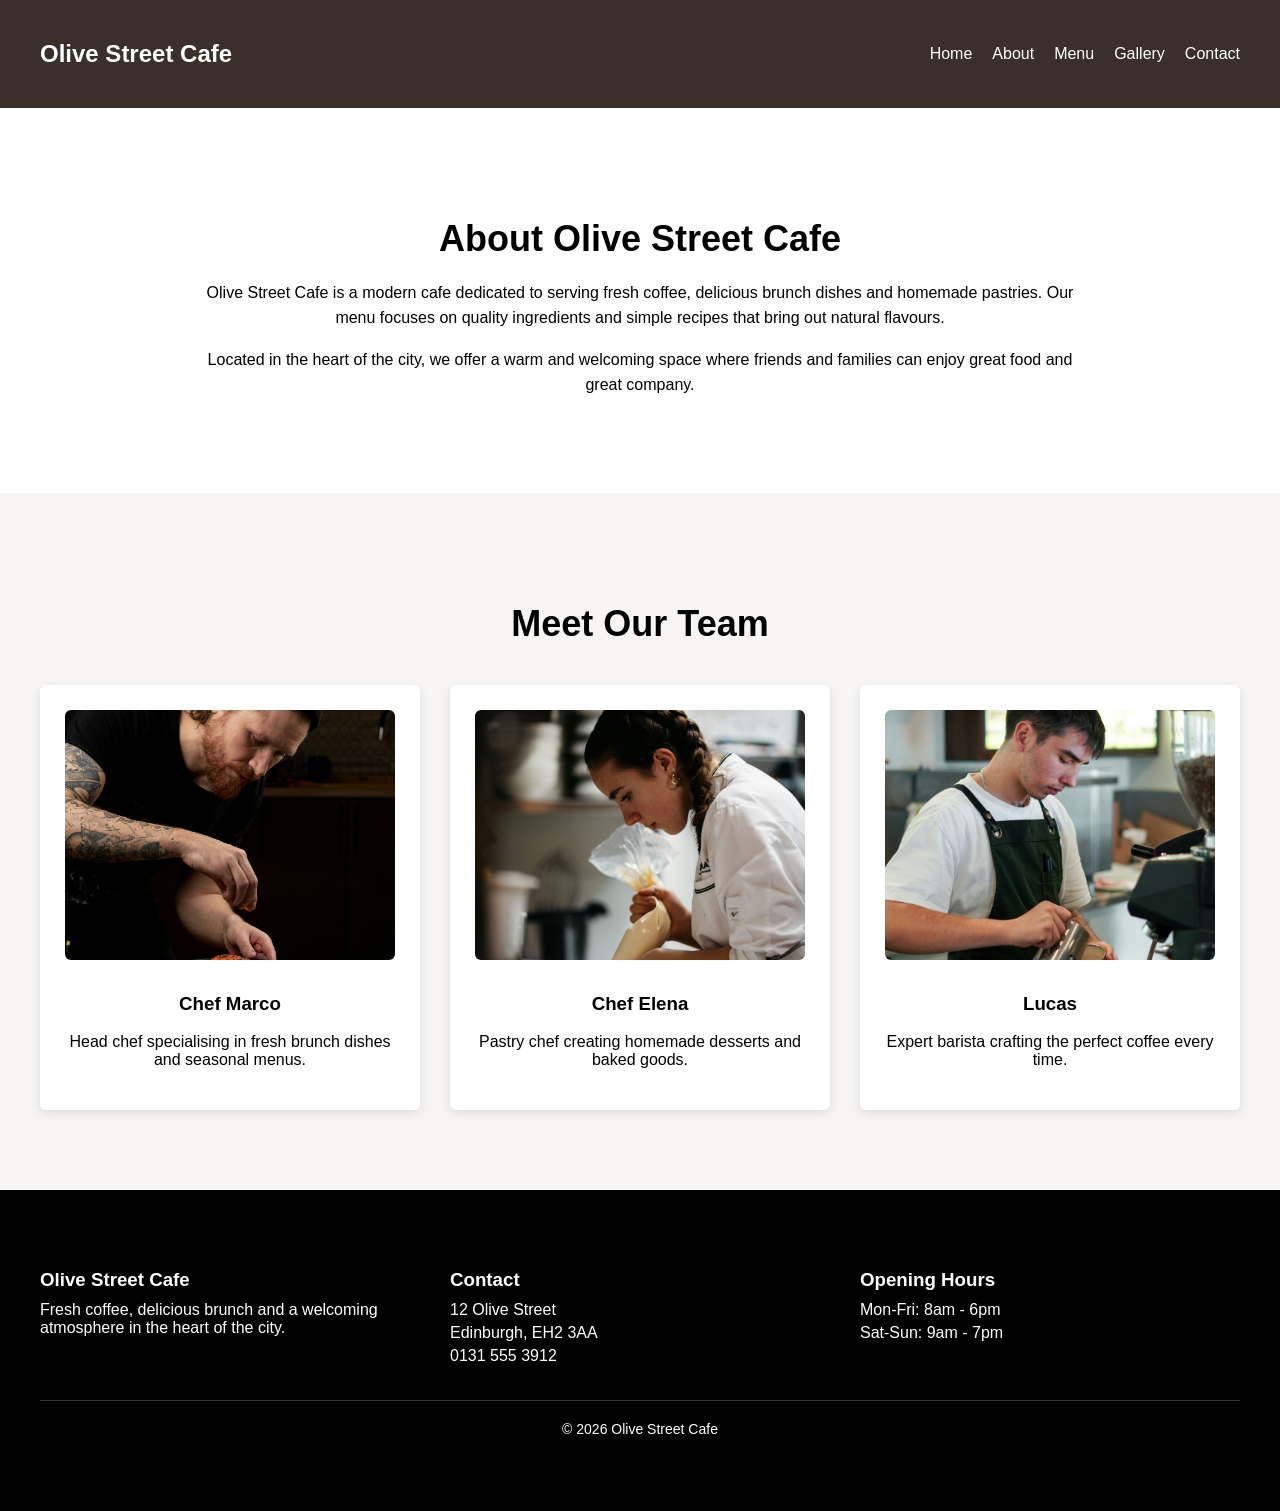
<file: about.html>
<!DOCTYPE html>
<html lang="en">

<head>
    <meta charset="UTF-8">
    <meta name="viewport" content="width=device-width, initial-scale=1.0">
    <title>About | Olive Street Cafe</title>

    <link rel="stylesheet" href="css/styles.css">
</head>

<body>

<header>
    <nav>
        <h1>Olive Street Cafe</h1>

        <ul>
            <li><a href="index.html">Home</a></li>
            <li><a href="about.html">About</a></li>
            <li><a href="menu.html">Menu</a></li>
            <li><a href="gallery.html">Gallery</a></li>
            <li><a href="contact.html">Contact</a></li>
        </ul>
    </nav>
</header>


<section class="about">

    <h2>About Olive Street Cafe</h2>

    <p>
        Olive Street Cafe is a modern cafe dedicated to serving fresh coffee,
        delicious brunch dishes and homemade pastries. Our menu focuses on
        quality ingredients and simple recipes that bring out natural flavours.
    </p>

    <p>
        Located in the heart of the city, we offer a warm and welcoming space
        where friends and families can enjoy great food and great company.
    </p>

</section>

<!-- Team Section -->

<section class="team">

    <h2>Meet Our Team</h2>

    <div class="team-container">

        <div class="team-card">
            <img src="images/chef1.jpg" alt="Head Chef">
            <h3>Chef Marco</h3>
            <p>Head chef specialising in fresh brunch dishes and seasonal menus.</p>
        </div>

        <div class="team-card">
            <img src="images/chef2.jpg" alt="Chef">
            <h3>Chef Elena</h3>
            <p>Pastry chef creating homemade desserts and baked goods.</p>
        </div>

        <div class="team-card">
            <img src="images/barista.jpg" alt="Barista">
            <h3>Lucas</h3>
            <p>Expert barista crafting the perfect coffee every time.</p>
        </div>

    </div>

</section>

<footer>

    <div class="footer-container">

        <div class="footer-section">
            <h3>Olive Street Cafe</h3>
            <p>Fresh coffee, delicious brunch and a welcoming atmosphere in the heart of the city.</p>
        </div>

        <div class="footer-section">
            <h3>Contact</h3>
            <p>12 Olive Street</p>
            <p>Edinburgh, EH2 3AA</p>
            <p>0131 555 3912</p>
        </div>

        <div class="footer-section">
            <h3>Opening Hours</h3>
            <p>Mon-Fri: 8am - 6pm</p>
            <p>Sat-Sun: 9am - 7pm</p>
        </div>

    </div>

    <p class="copyright">© 2026 Olive Street Cafe</p>

</footer>

</body>

</html>
</file>
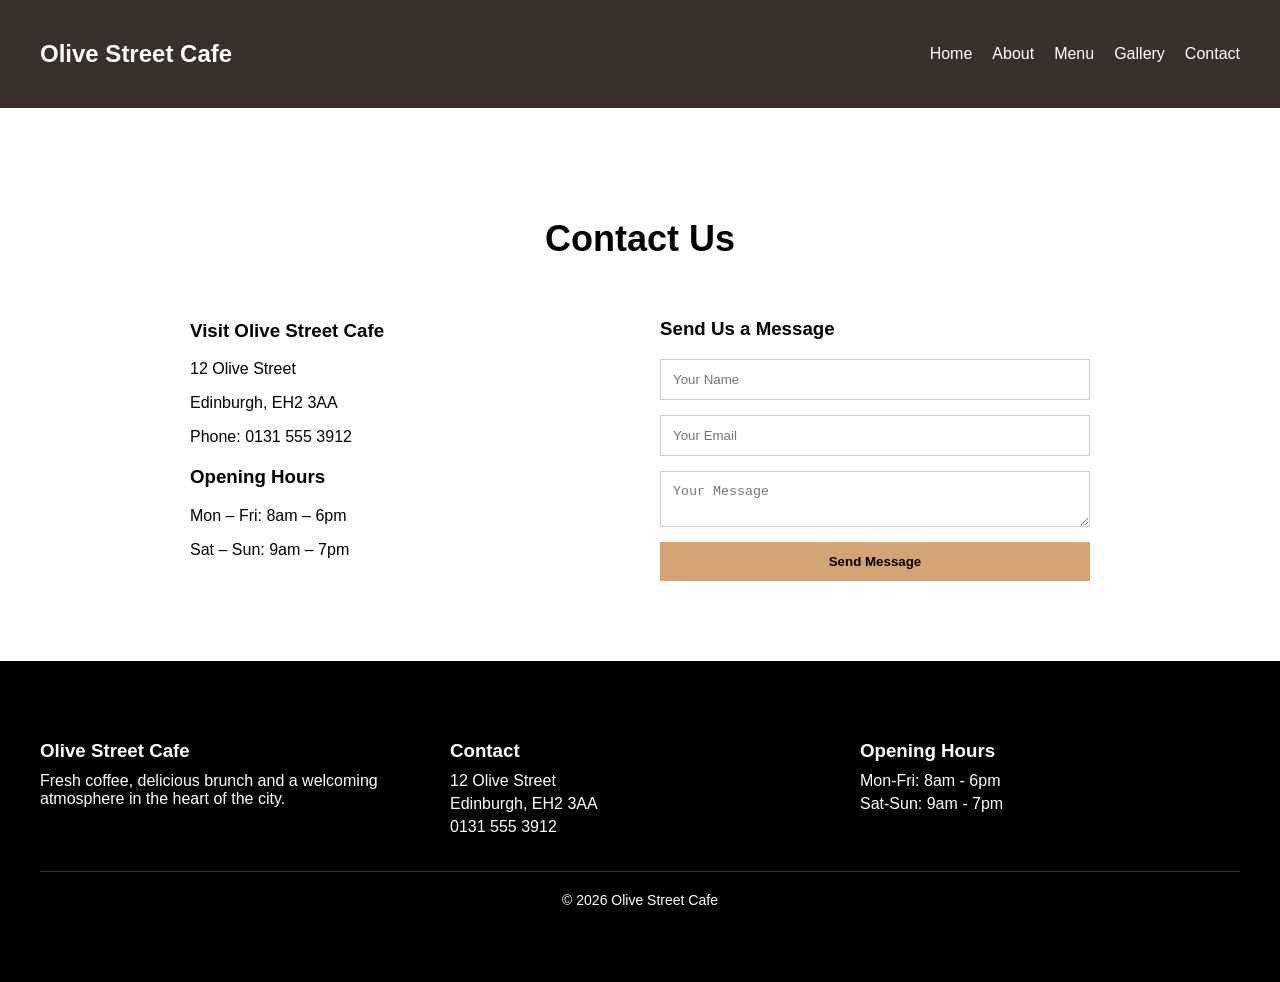
<file: contact.html>
<!DOCTYPE html>
<html lang="en">

<head>
    <meta charset="UTF-8">
    <meta name="viewport" content="width=device-width, initial-scale=1.0">
    <title>Contact | Olive Street Cafe</title>

    <link rel="stylesheet" href="css/styles.css">
</head>

<body>

<header>
    <nav>
        <h1>Olive Street Cafe</h1>

        <ul>
            <li><a href="index.html">Home</a></li>
            <li><a href="about.html">About</a></li>
            <li><a href="menu.html">Menu</a></li>
            <li><a href="gallery.html">Gallery</a></li>
            <li><a href="contact.html">Contact</a></li>
        </ul>
    </nav>
</header>


<section class="contact-page">

    <h2>Contact Us</h2>

    <div class="contact-container">

        <div class="contact-info">
            <h3>Visit Olive Street Cafe</h3>

            <p>12 Olive Street</p>
            <p>Edinburgh, EH2 3AA</p>
            <p>Phone: 0131 555 3912</p>

            <h3>Opening Hours</h3>

            <p>Mon – Fri: 8am – 6pm</p>
            <p>Sat – Sun: 9am – 7pm</p>
        </div>


        <div class="contact-form">

            <h3>Send Us a Message</h3>

            <form>

                <input type="text" placeholder="Your Name">

                <input type="email" placeholder="Your Email">

                <textarea placeholder="Your Message"></textarea>

                <button type="submit">Send Message</button>

            </form>

        </div>

    </div>

</section>

<footer>

    <div class="footer-container">

        <div class="footer-section">
            <h3>Olive Street Cafe</h3>
            <p>Fresh coffee, delicious brunch and a welcoming atmosphere in the heart of the city.</p>
        </div>

        <div class="footer-section">
            <h3>Contact</h3>
            <p>12 Olive Street</p>
            <p>Edinburgh, EH2 3AA</p>
            <p>0131 555 3912</p>
        </div>

        <div class="footer-section">
            <h3>Opening Hours</h3>
            <p>Mon-Fri: 8am - 6pm</p>
            <p>Sat-Sun: 9am - 7pm</p>
        </div>

    </div>

    <p class="copyright">© 2026 Olive Street Cafe</p>

</footer>

</body>

</html>
</file>
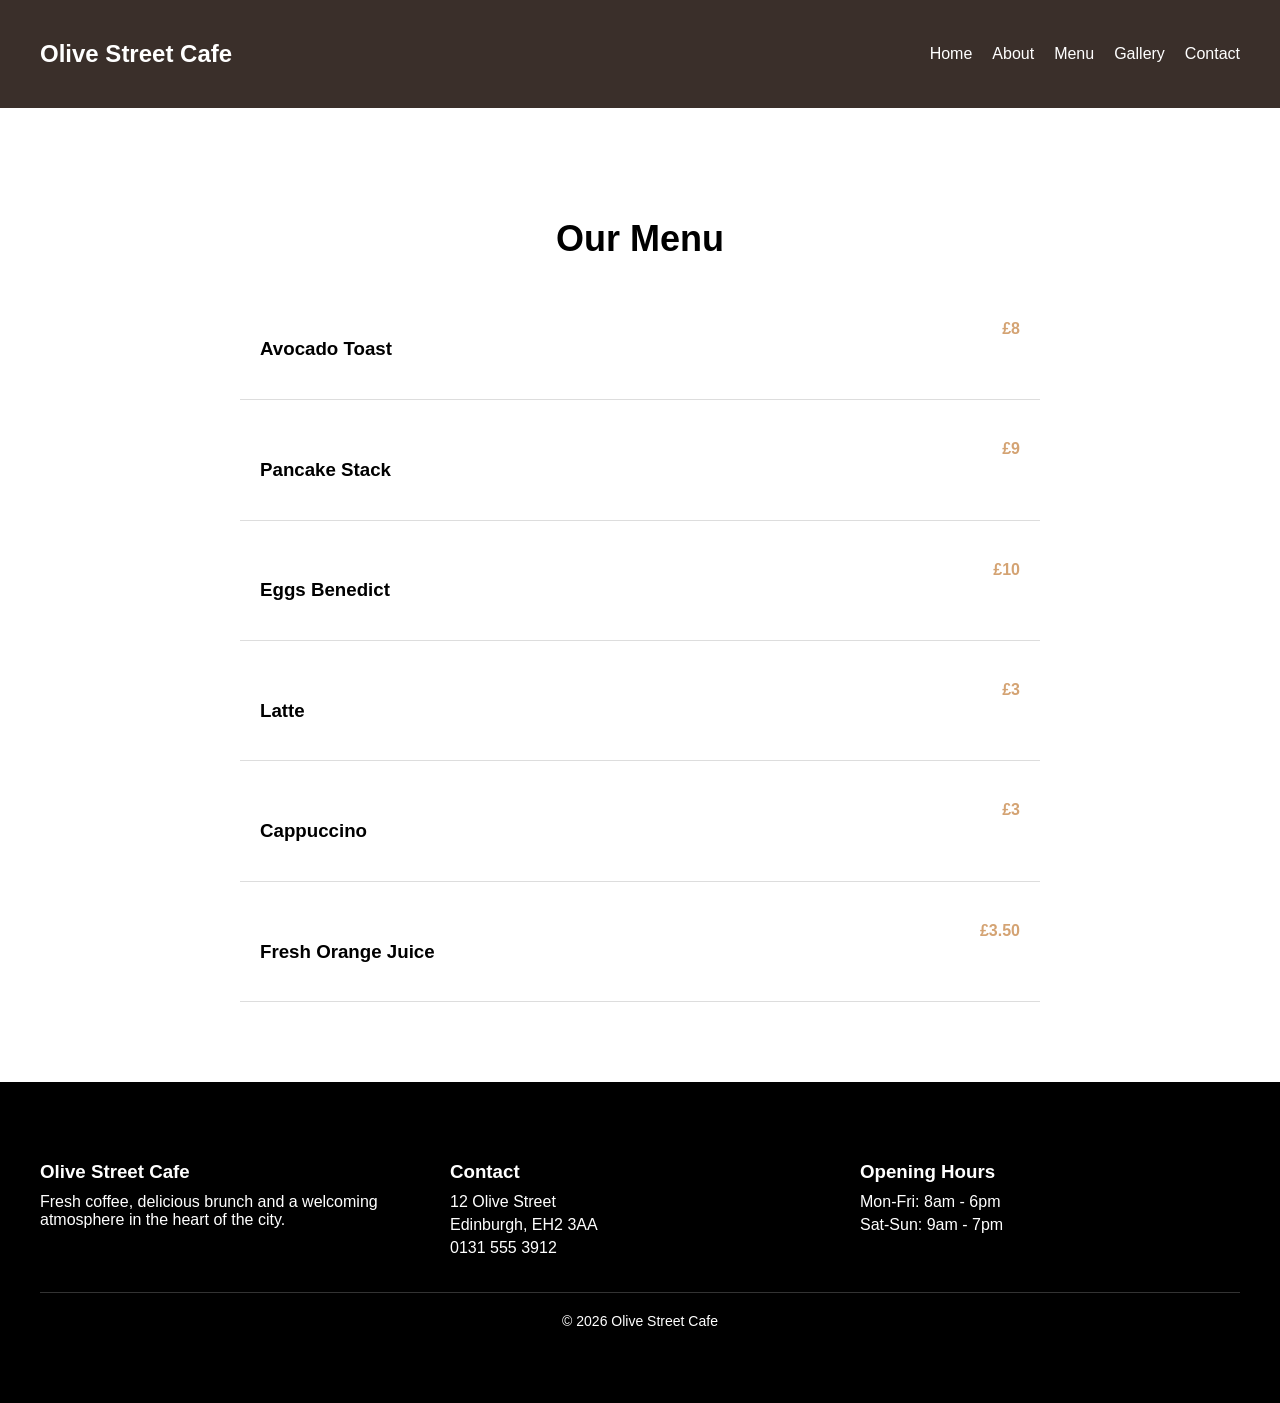
<file: menu.html>
<!DOCTYPE html>
<html lang="en">

<head>
    <meta charset="UTF-8">
    <meta name="viewport" content="width=device-width, initial-scale=1.0">
    <title>Menu | Olive Street Cafe</title>

    <link rel="stylesheet" href="css/styles.css">
</head>

<body>

<header>
    <nav>
        <h1>Olive Street Cafe</h1>

        <ul>
            <li><a href="index.html">Home</a></li>
            <li><a href="about.html">About</a></li>
            <li><a href="menu.html">Menu</a></li>
            <li><a href="gallery.html">Gallery</a></li>
            <li><a href="contact.html">Contact</a></li>
        </ul>
    </nav>
</header>


<section class="menu-page">

    <h2>Our Menu</h2>

    <div class="menu-list">

        <div class="menu-item">
            <h3>Avocado Toast</h3>
            <span>£8</span>
        </div>

        <div class="menu-item">
            <h3>Pancake Stack</h3>
            <span>£9</span>
        </div>

        <div class="menu-item">
            <h3>Eggs Benedict</h3>
            <span>£10</span>
        </div>

        <div class="menu-item">
            <h3>Latte</h3>
            <span>£3</span>
        </div>

        <div class="menu-item">
            <h3>Cappuccino</h3>
            <span>£3</span>
        </div>

        <div class="menu-item">
            <h3>Fresh Orange Juice</h3>
            <span>£3.50</span>
        </div>

    </div>

</section>

<footer>

    <div class="footer-container">

        <div class="footer-section">
            <h3>Olive Street Cafe</h3>
            <p>Fresh coffee, delicious brunch and a welcoming atmosphere in the heart of the city.</p>
        </div>

        <div class="footer-section">
            <h3>Contact</h3>
            <p>12 Olive Street</p>
            <p>Edinburgh, EH2 3AA</p>
            <p>0131 555 3912</p>
        </div>

        <div class="footer-section">
            <h3>Opening Hours</h3>
            <p>Mon-Fri: 8am - 6pm</p>
            <p>Sat-Sun: 9am - 7pm</p>
        </div>

    </div>

    <p class="copyright">© 2026 Olive Street Cafe</p>

</footer>

</body>

</html>
</file>
<file: css/styles.css>
body {
    margin: 0;
    font-family: Arial, sans-serif;
}

/* Navigation */

nav {
    display: flex;
    justify-content: space-between;
    align-items: center;
    padding: 20px 40px;
    background-color: #3a2f2a;
    color: white;
}

nav ul {
    list-style: none;
    display: flex;
    gap: 20px;
}

nav a {
    color: white;
    text-decoration: none;
    position: relative;
}

nav a::after {
    content: "";
    position: absolute;
    width: 0%;
    height: 2px;
    left: 0;
    bottom: -4px;
    background-color: #d4a373;
    transition: width 0.3s ease;
}

nav a:hover::after {
    width: 100%;
}

/* Footer */
footer {
    background-color: #000;
    color: white;
    padding: 60px 40px;
}

.footer-container {
    display: grid;
    grid-template-columns: repeat(auto-fit, minmax(200px, 1fr));
    gap: 30px;
    margin-bottom: 30px;
}

.footer-section h3 {
    margin-bottom: 10px;
}

.footer-section p {
    margin: 5px 0;
}

.copyright {
    text-align: center;
    border-top: 1px solid #333;
    padding-top: 20px;
    font-size: 14px;
}

/* Hero Section */

.hero {
    height: 90vh;
    background-image: url("../images/hero.jpg");
    background-size: cover;
    background-position: center;
    display: flex;
    align-items: center;
    justify-content: center;
    text-align: center;
}

.hero-content {
    background-color: rgba(0,0,0,0.5);
    padding: 40px;
    color: white;
}

.hero h2 {
    font-size: 48px;
    margin-bottom: 10px;
}

.hero p {
    font-size: 20px;
}

.btn {
    display: inline-block;
    margin-top: 20px;
    padding: 12px 25px;
    background-color: #d4a373;
    color: black;
    text-decoration: none;
    font-weight: bold;
}

/* Featured Dishes */

.featured-dishes {
    padding: 80px 40px;
    text-align: center;
    background-color: #f7f5f3;
}

.featured-dishes h2 {
    font-size: 36px;
    margin-bottom: 40px;
}

.dish-container {
    display: grid;
    grid-template-columns: repeat(auto-fit, minmax(220px, 1fr));
    gap: 25px;
}

.dish-card {
    background-color: white;
    padding: 20px;
    border-radius: 6px;
    box-shadow: 0px 3px 10px rgba(0,0,0,0.1);
}

.dish-card img {
    width: 100%;
    height: 200px;
    object-fit: cover;
    border-radius: 6px;
}

.dish-card h3 {
    margin-top: 15px;
}

.dish-card span {
    display: block;
    margin-top: 10px;
    font-weight: bold;
    color: #d4a373;
}

/* Cafe Gallery */

.gallery {
    padding: 80px 40px;
    text-align: center;
}

.gallery h2 {
    font-size: 36px;
    margin-bottom: 40px;
}

.gallery-container {
    display: grid;
    grid-template-columns: repeat(auto-fit, minmax(250px, 1fr));
    gap: 15px;
}

.gallery-container img {
    width: 100%;
    height: 250px;
    object-fit: cover;
    border-radius: 6px;
}

/* Testimonials */

.testimonials {
    padding: 80px 40px;
    background-color: #3a2f2a;
    color: white;
    text-align: center;
}

.testimonials h2 {
    font-size: 36px;
    margin-bottom: 40px;
}

.testimonial-container {
    display: grid;
    grid-template-columns: repeat(auto-fit, minmax(250px, 1fr));
    gap: 25px;
}

.testimonial-card {
    background-color: #4a3b34;
    padding: 25px;
    border-radius: 6px;
}

.testimonial-card p {
    font-style: italic;
}

.testimonial-card h4 {
    margin-top: 15px;
    color: #d4a373;
}

/* Call To Action */

.cta {
    padding: 80px 40px;
    text-align: center;
    background-color: #d4a373;
    color: black;
}

.cta h2 {
    font-size: 36px;
    margin-bottom: 15px;
}

.cta p {
    margin-bottom: 25px;
    font-size: 18px;
}

/* About Page */

.about {
    padding: 80px 40px;
    max-width: 900px;
    margin: auto;
    text-align: center;
}

.about h2 {
    font-size: 36px;
    margin-bottom: 20px;
}

.about p {
    margin-bottom: 15px;
    line-height: 1.6;
}

/* Team Section */

.team {
    padding: 80px 40px;
    text-align: center;
    background-color: #f7f5f3;
}

.team h2 {
    font-size: 36px;
    margin-bottom: 40px;
}

.team-container {
    display: grid;
    grid-template-columns: repeat(auto-fit, minmax(220px, 1fr));
    gap: 30px;
}

.team-card {
    background: white;
    padding: 25px;
    border-radius: 6px;
    box-shadow: 0px 3px 10px rgba(0,0,0,0.1);
}

.team-card img {
    width: 100%;
    height: 250px;
    object-fit: cover;
    border-radius: 6px;
    margin-bottom: 10px;
}

/* Menu Page */

.menu-page {
    padding: 80px 40px;
    max-width: 800px;
    margin: auto;
}

.menu-page h2 {
    text-align: center;
    font-size: 36px;
    margin-bottom: 40px;
}

.menu-list {
    display: flex;
    flex-direction: column;
    gap: 20px;
}

.menu-item {
    display: flex;
    justify-content: space-between;
    padding: 20px;
    border-bottom: 1px solid #ddd;
}

.menu-item span {
    font-weight: bold;
    color: #d4a373;
}

/* Gallery Page */

.gallery-page {
    padding: 80px 40px;
    text-align: center;
}

.gallery-page h2 {
    font-size: 36px;
    margin-bottom: 40px;
}

.gallery-grid {
    display: grid;
    grid-template-columns: repeat(auto-fit, minmax(250px, 1fr));
    gap: 15px;
}

.gallery-grid img {
    width: 100%;
    height: 250px;
    object-fit: cover;
    border-radius: 6px;
}

/* Contact Page */

.contact-page {
    padding: 80px 40px;
}

.contact-page h2 {
    text-align: center;
    font-size: 36px;
    margin-bottom: 40px;
}

.contact-container {
    display: grid;
    grid-template-columns: 1fr 1fr;
    gap: 40px;
    max-width: 900px;
    margin: auto;
}

.contact-info h3 {
    margin-top: 20px;
}

.contact-form form {
    display: flex;
    flex-direction: column;
    gap: 15px;
}

.contact-form input,
.contact-form textarea {
    padding: 12px;
    border: 1px solid #ccc;
}

.contact-form button {
    padding: 12px;
    background-color: #d4a373;
    border: none;
    font-weight: bold;
}
</file>
